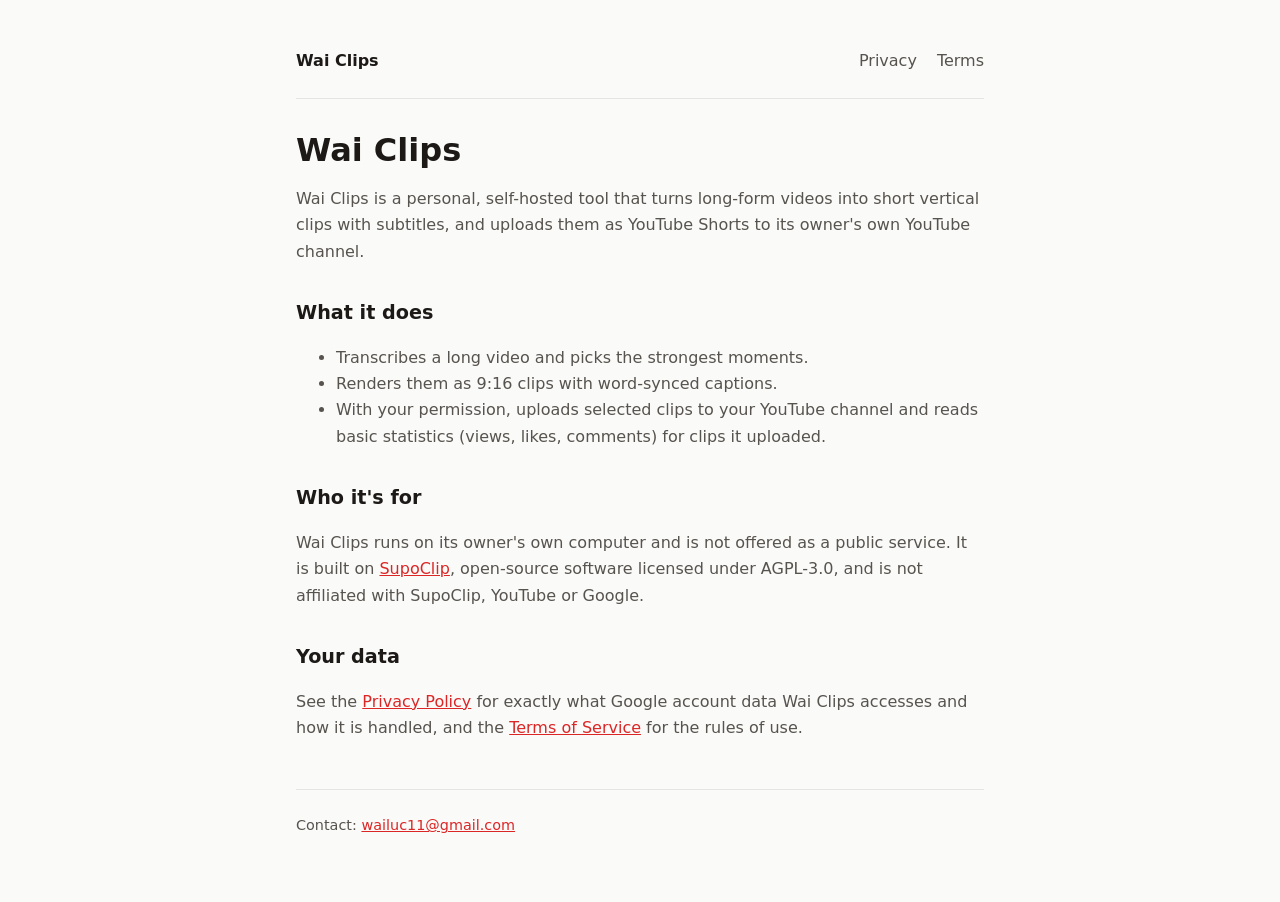
<file: index.html>
<!doctype html>
<html lang="en">
<head>
  <meta charset="utf-8">
  <meta name="viewport" content="width=device-width, initial-scale=1">
  <title>Wai Clips</title>
  <meta name="description" content="Wai Clips is a personal tool that turns long videos into short vertical clips and uploads them to the owner's YouTube channel.">
  <link rel="stylesheet" href="style.css">
</head>
<body>
<main>
  <nav>
    <a class="brand" href="./">Wai Clips</a>
    <a href="privacy.html">Privacy</a>
    <a href="terms.html">Terms</a>
  </nav>

  <h1>Wai Clips</h1>
  <p>Wai Clips is a personal, self-hosted tool that turns long-form videos into short vertical clips with subtitles, and uploads them as YouTube Shorts to its owner's own YouTube channel.</p>

  <h2>What it does</h2>
  <ul>
    <li>Transcribes a long video and picks the strongest moments.</li>
    <li>Renders them as 9:16 clips with word-synced captions.</li>
    <li>With your permission, uploads selected clips to your YouTube channel and reads basic statistics (views, likes, comments) for clips it uploaded.</li>
  </ul>

  <h2>Who it's for</h2>
  <p>Wai Clips runs on its owner's own computer and is not offered as a public service. It is built on <a href="https://github.com/FujiwaraChoki/supoclip">SupoClip</a>, open-source software licensed under AGPL-3.0, and is not affiliated with SupoClip, YouTube or Google.</p>

  <h2>Your data</h2>
  <p>See the <a href="privacy.html">Privacy Policy</a> for exactly what Google account data Wai Clips accesses and how it is handled, and the <a href="terms.html">Terms of Service</a> for the rules of use.</p>

  <footer>Contact: <a href="mailto:wailuc11@gmail.com">wailuc11@gmail.com</a></footer>
</main>
</body>
</html>
</file>
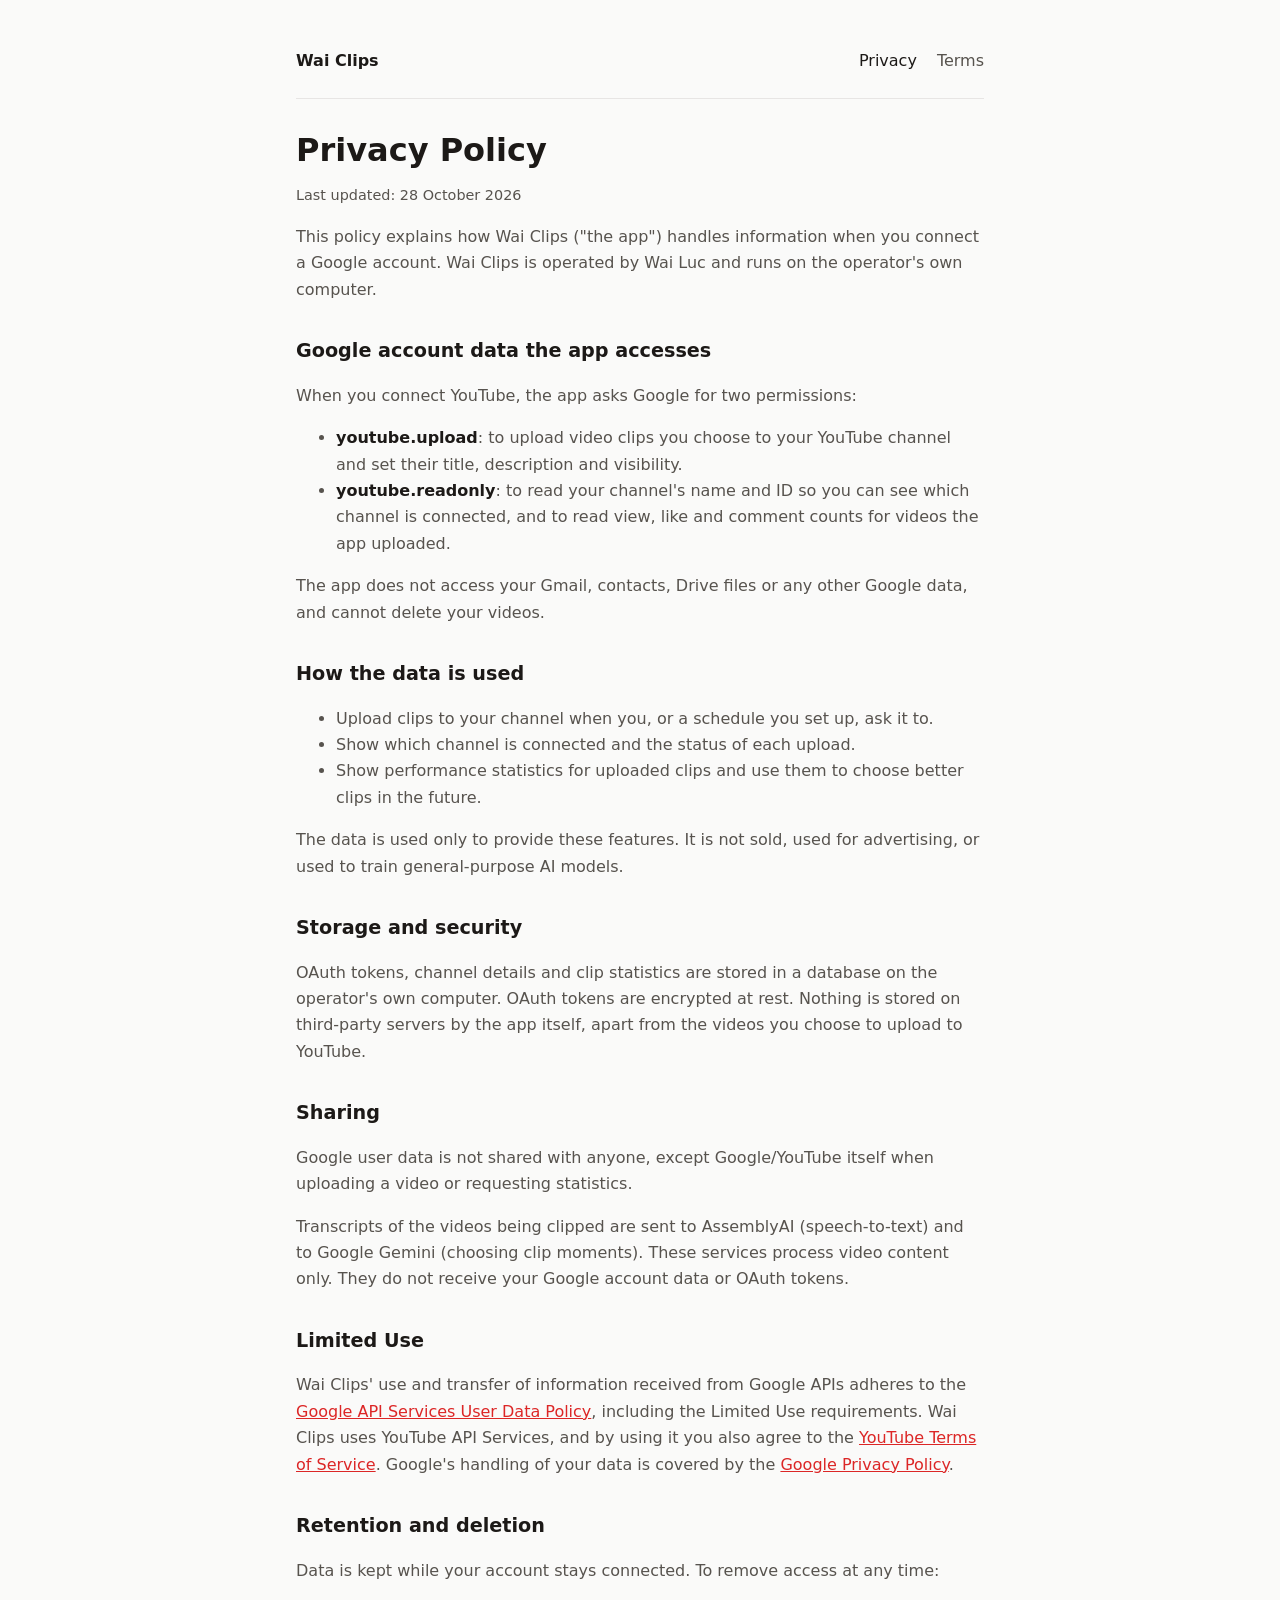
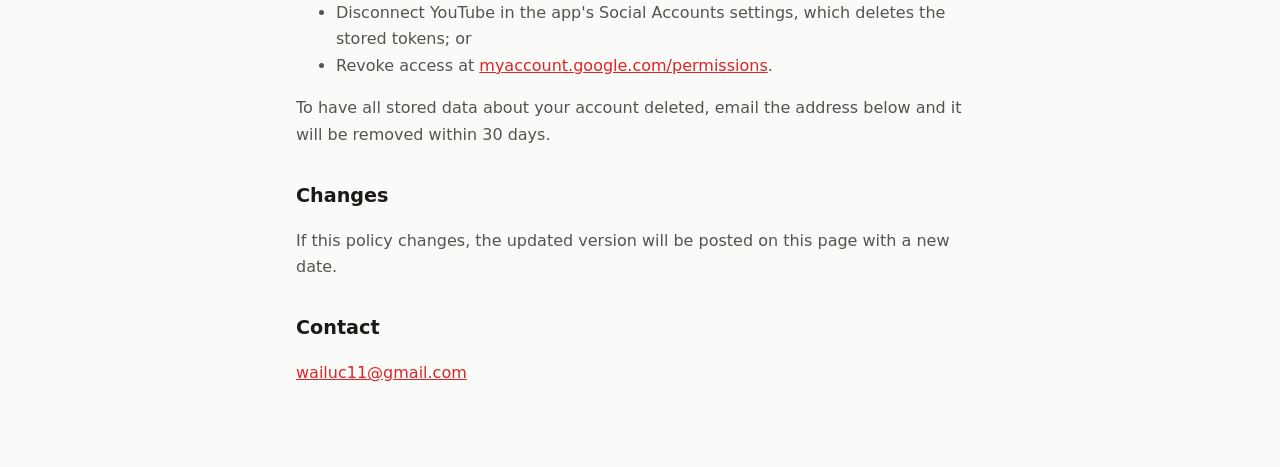
<file: privacy.html>
<!doctype html>
<html lang="en">
<head>
  <meta charset="utf-8">
  <meta name="viewport" content="width=device-width, initial-scale=1">
  <title>Privacy Policy – Wai Clips</title>
  <link rel="stylesheet" href="style.css">
</head>
<body>
<main>
  <nav>
    <a class="brand" href="./">Wai Clips</a>
    <a href="privacy.html" aria-current="page">Privacy</a>
    <a href="terms.html">Terms</a>
  </nav>

  <h1>Privacy Policy</h1>
  <p class="updated">Last updated: 28 October 2026</p>

  <p>This policy explains how Wai Clips ("the app") handles information when you connect a Google account. Wai Clips is operated by Wai Luc and runs on the operator's own computer.</p>

  <h2>Google account data the app accesses</h2>
  <p>When you connect YouTube, the app asks Google for two permissions:</p>
  <ul>
    <li><strong>youtube.upload</strong>: to upload video clips you choose to your YouTube channel and set their title, description and visibility.</li>
    <li><strong>youtube.readonly</strong>: to read your channel's name and ID so you can see which channel is connected, and to read view, like and comment counts for videos the app uploaded.</li>
  </ul>
  <p>The app does not access your Gmail, contacts, Drive files or any other Google data, and cannot delete your videos.</p>

  <h2>How the data is used</h2>
  <ul>
    <li>Upload clips to your channel when you, or a schedule you set up, ask it to.</li>
    <li>Show which channel is connected and the status of each upload.</li>
    <li>Show performance statistics for uploaded clips and use them to choose better clips in the future.</li>
  </ul>
  <p>The data is used only to provide these features. It is not sold, used for advertising, or used to train general-purpose AI models.</p>

  <h2>Storage and security</h2>
  <p>OAuth tokens, channel details and clip statistics are stored in a database on the operator's own computer. OAuth tokens are encrypted at rest. Nothing is stored on third-party servers by the app itself, apart from the videos you choose to upload to YouTube.</p>

  <h2>Sharing</h2>
  <p>Google user data is not shared with anyone, except Google/YouTube itself when uploading a video or requesting statistics.</p>
  <p>Transcripts of the videos being clipped are sent to AssemblyAI (speech-to-text) and to Google Gemini (choosing clip moments). These services process video content only. They do not receive your Google account data or OAuth tokens.</p>

  <h2>Limited Use</h2>
  <p>Wai Clips' use and transfer of information received from Google APIs adheres to the <a href="https://developers.google.com/terms/api-services-user-data-policy">Google API Services User Data Policy</a>, including the Limited Use requirements. Wai Clips uses YouTube API Services, and by using it you also agree to the <a href="https://www.youtube.com/t/terms">YouTube Terms of Service</a>. Google's handling of your data is covered by the <a href="https://policies.google.com/privacy">Google Privacy Policy</a>.</p>

  <h2>Retention and deletion</h2>
  <p>Data is kept while your account stays connected. To remove access at any time:</p>
  <ul>
    <li>Disconnect YouTube in the app's Social Accounts settings, which deletes the stored tokens; or</li>
    <li>Revoke access at <a href="https://myaccount.google.com/permissions">myaccount.google.com/permissions</a>.</li>
  </ul>
  <p>To have all stored data about your account deleted, email the address below and it will be removed within 30 days.</p>

  <h2>Changes</h2>
  <p>If this policy changes, the updated version will be posted on this page with a new date.</p>

  <h2>Contact</h2>
  <p><a href="mailto:wailuc11@gmail.com">wailuc11@gmail.com</a></p>
</main>
</body>
</html>
</file>
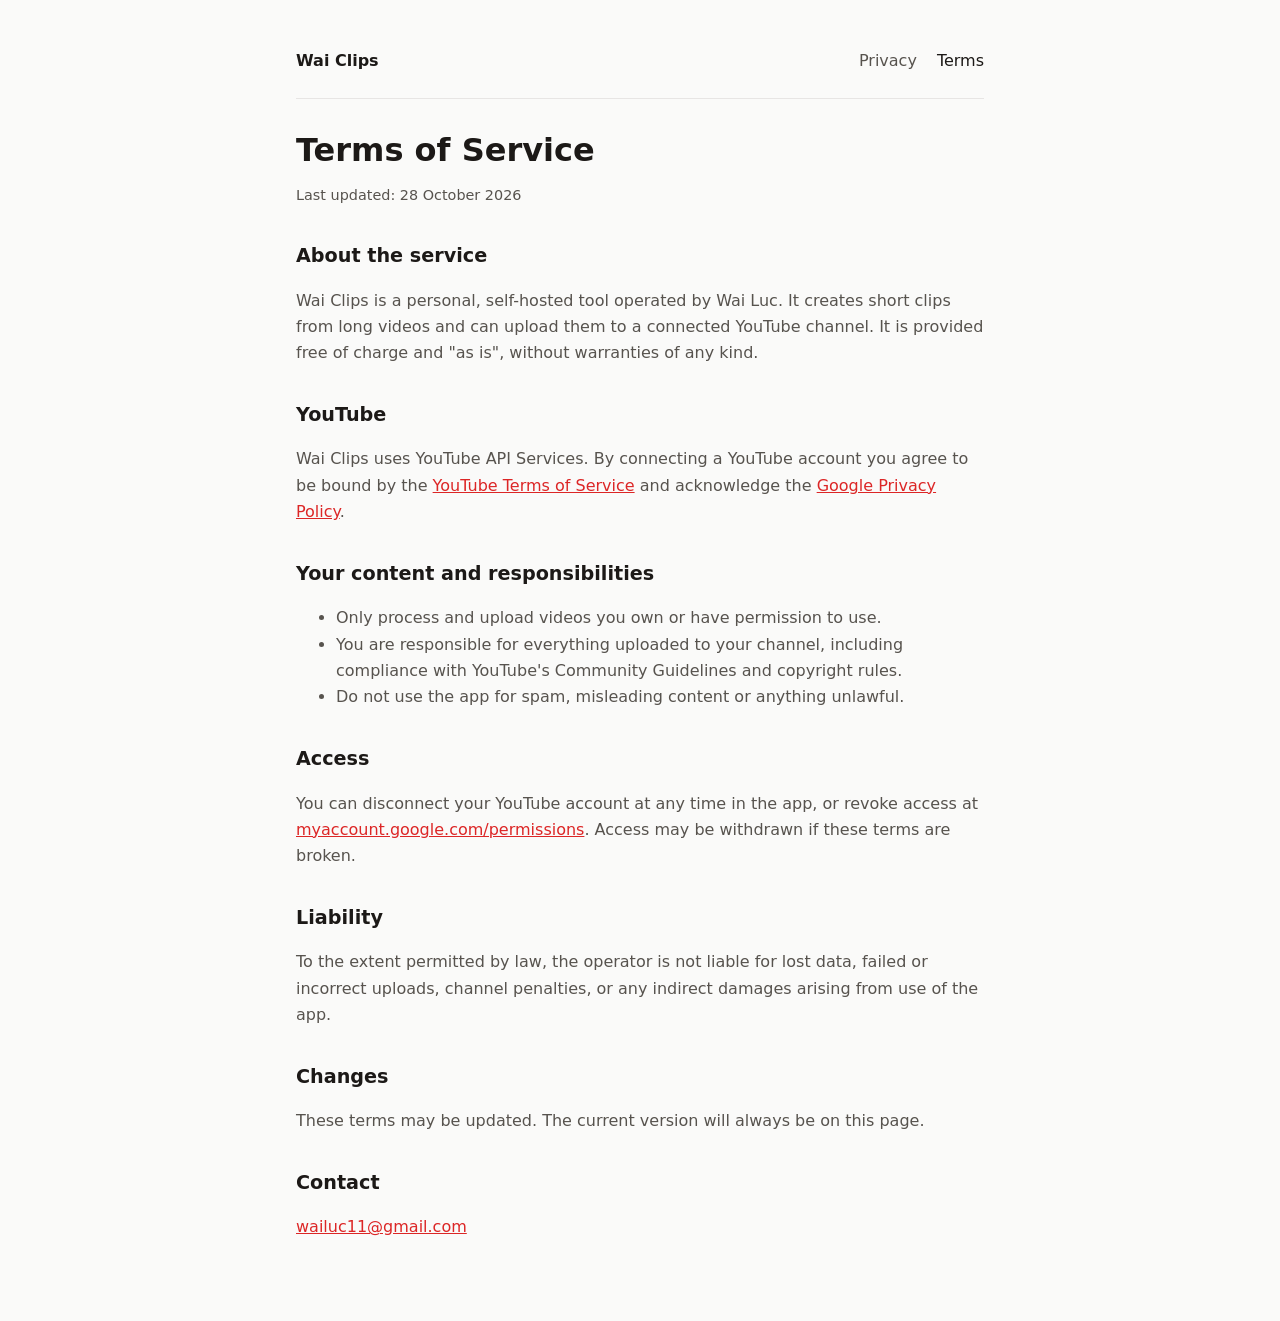
<file: terms.html>
<!doctype html>
<html lang="en">
<head>
  <meta charset="utf-8">
  <meta name="viewport" content="width=device-width, initial-scale=1">
  <title>Terms of Service – Wai Clips</title>
  <link rel="stylesheet" href="style.css">
</head>
<body>
<main>
  <nav>
    <a class="brand" href="./">Wai Clips</a>
    <a href="privacy.html">Privacy</a>
    <a href="terms.html" aria-current="page">Terms</a>
  </nav>

  <h1>Terms of Service</h1>
  <p class="updated">Last updated: 28 October 2026</p>

  <h2>About the service</h2>
  <p>Wai Clips is a personal, self-hosted tool operated by Wai Luc. It creates short clips from long videos and can upload them to a connected YouTube channel. It is provided free of charge and "as is", without warranties of any kind.</p>

  <h2>YouTube</h2>
  <p>Wai Clips uses YouTube API Services. By connecting a YouTube account you agree to be bound by the <a href="https://www.youtube.com/t/terms">YouTube Terms of Service</a> and acknowledge the <a href="https://policies.google.com/privacy">Google Privacy Policy</a>.</p>

  <h2>Your content and responsibilities</h2>
  <ul>
    <li>Only process and upload videos you own or have permission to use.</li>
    <li>You are responsible for everything uploaded to your channel, including compliance with YouTube's Community Guidelines and copyright rules.</li>
    <li>Do not use the app for spam, misleading content or anything unlawful.</li>
  </ul>

  <h2>Access</h2>
  <p>You can disconnect your YouTube account at any time in the app, or revoke access at <a href="https://myaccount.google.com/permissions">myaccount.google.com/permissions</a>. Access may be withdrawn if these terms are broken.</p>

  <h2>Liability</h2>
  <p>To the extent permitted by law, the operator is not liable for lost data, failed or incorrect uploads, channel penalties, or any indirect damages arising from use of the app.</p>

  <h2>Changes</h2>
  <p>These terms may be updated. The current version will always be on this page.</p>

  <h2>Contact</h2>
  <p><a href="mailto:wailuc11@gmail.com">wailuc11@gmail.com</a></p>
</main>
</body>
</html>
</file>
<file: style.css>
:root {
  --bg: #fafaf9;
  --text: #1c1917;
  --muted: #57534e;
  --line: #e7e5e4;
  --accent: #dc2626;
}
@media (prefers-color-scheme: dark) {
  :root {
    --bg: #0c0a09;
    --text: #fafaf9;
    --muted: #a8a29e;
    --line: #292524;
    --accent: #f87171;
  }
}
* { box-sizing: border-box; }
body {
  margin: 0;
  background: var(--bg);
  color: var(--text);
  font: 16px/1.65 system-ui, -apple-system, "Segoe UI", Roboto, sans-serif;
}
main { max-width: 720px; margin: 0 auto; padding: 48px 16px 64px; }
nav { display: flex; gap: 20px; padding-bottom: 24px; border-bottom: 1px solid var(--line); margin-bottom: 32px; }
nav a { color: var(--muted); text-decoration: none; }
nav a:hover, nav a[aria-current] { color: var(--text); }
nav .brand { color: var(--text); font-weight: 700; margin-right: auto; }
h1 { font-size: 2rem; line-height: 1.2; margin: 0 0 8px; }
h2 { font-size: 1.2rem; margin: 32px 0 8px; }
p, li { color: var(--muted); }
strong { color: var(--text); }
a { color: var(--accent); }
.updated { font-size: .9rem; }
footer { margin-top: 48px; padding-top: 24px; border-top: 1px solid var(--line); font-size: .9rem; color: var(--muted); }
</file>
